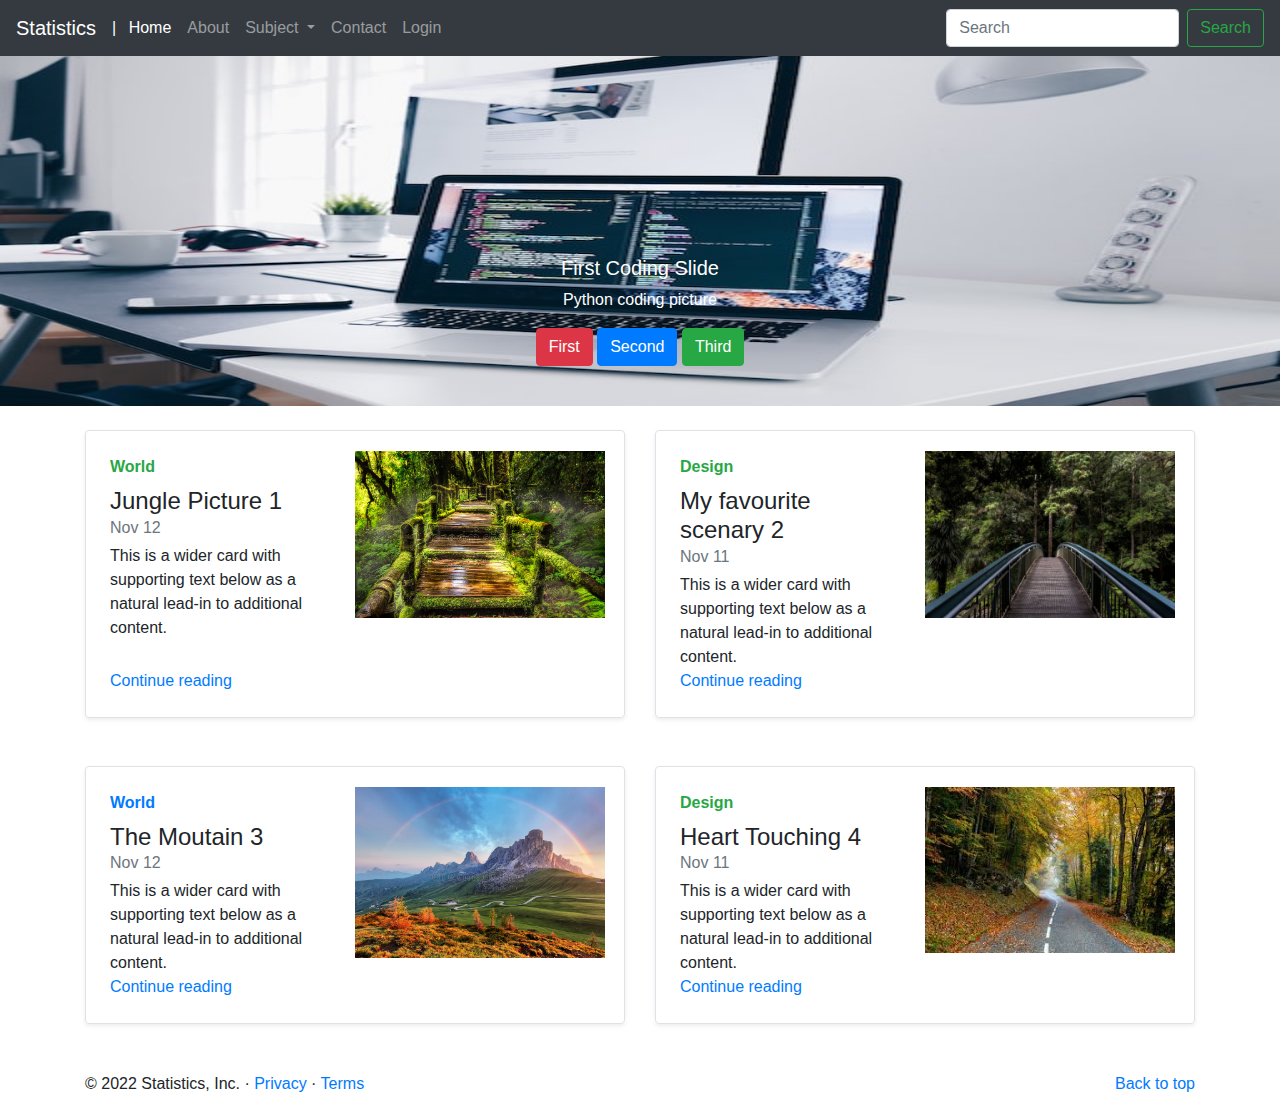
<file: index.html>
<!doctype html>
<html lang="en">

<head>
  <!-- Required meta tags -->
  <meta charset="utf-8">
  <meta name="viewport" content="width=device-width, initial-scale=1, shrink-to-fit=no">

  <!-- Bootstrap CSS -->
  <link rel="stylesheet" href="https://cdn.jsdelivr.net/npm/bootstrap@4.4.1/dist/css/bootstrap.min.css"
    integrity="sha384-Vkoo8x4CGsO3+Hhxv8T/Q5PaXtkKtu6ug5TOeNV6gBiFeWPGFN9MuhOf23Q9Ifjh" crossorigin="anonymous">
  <title>My_First_Bootstrap_Project</title>
</head>

<body>

  <nav class="navbar navbar-expand-lg navbar-dark bg-dark">
    <a class="navbar-brand" href="#">Statistics</a>
    <button class="navbar-toggler" type="button" data-toggle="collapse" data-target="#navbarSupportedContent"
      aria-controls="navbarSupportedContent" aria-expanded="false" aria-label="Toggle navigation">
      <span class="navbar-toggler-icon"></span>
    </button>
    <div style="color:white;">|&nbsp;</div>
    <div class="collapse navbar-collapse" id="navbarSupportedContent">
      <ul class="navbar-nav mr-auto">
        <li class="nav-item active">
          <a class="nav-link" href="#">Home <span class="sr-only">(current)</span></a>
        </li>
        <li class="nav-item">
          <a class="nav-link" href="About.html">About</a>
        </li>
      

        <li class="nav-item dropdown">
          <a class="nav-link dropdown-toggle" href="#" id="navbarDropdown" role="button" data-toggle="dropdown"
            aria-haspopup="true" aria-expanded="false">
            Subject
          </a>
          <div class="dropdown-menu" aria-labelledby="navbarDropdown">
            <a class="dropdown-item" href="#">Computer Science</a>
            <a class="dropdown-item" href="#">Economics</a>
            <a class="dropdown-item" href="#">Mathematics</a>
            <a class="dropdown-item" href="Stat.html">Statistics</a>
            <div class="dropdown-divider"></div>
            <a class="dropdown-item" href="#">Other</a>
          </div>
        </li>
        <li class="nav-item">
          <a class="nav-link" href="Contact.html">Contact</a>
        </li>
        <li class="nav-item">
          <a class="nav-link" href="Login.html">Login</a>
        </li>
      </ul>
      <form class="form-inline my-2 my-lg-0">
        <input class="form-control mr-sm-2" type="search" placeholder="Search" aria-label="Search">
        <button class="btn btn-outline-success my-2 my-sm-0" type="submit">Search</button>
      </form>
    </div>
  </nav>
  <div id="carouselExampleCaptions" class="carousel slide carousel-fade" data-ride="carousel">
    <ol class="carousel-indicators">
      <li data-target="#carouselExampleCaptions" data-slide-to="0" class="active"></li>
      <li data-target="#carouselExampleCaptions" data-slide-to="1"></li>
      <li data-target="#carouselExampleCaptions" data-slide-to="2"></li>
    </ol>
    <div class="carousel-inner">
      <div class="carousel-item active">
        <img src="Images/coding1.jpg" class="d-block w-100" alt="Coding picture" height="350px">
        <div class="carousel-caption d-none d-md-block">
          <h5> First Coding Slide</h5>
          <p>Python coding picture</p>
          <button class="btn btn-danger">First</button>
          <button class="btn btn-primary">Second</button>
          <button class="btn btn-success">Third</button>
        </div>
      </div>
      <div class="carousel-item">
        <img src="Images/coding2.jpg" class="d-block w-100" alt="Water picture" height="350px">
        <div class="carousel-caption d-none d-md-block">
          <h5>Second Conding picture</h5>
          <p>This slide Java coding picture</p>
          <button class="btn btn-danger">First</button>
          <button class="btn btn-primary">Second</button>
          <button class="btn btn-success">Third</button>
        </div>
      </div>
      <div class="carousel-item">
        <img src="Images/coding3.jpg" class="d-block w-100" alt="Water picture" height="350px">
        <div class="carousel-caption d-none d-md-block">
          <h5>Third Coding picture</h5>
          <p>This React coding picture</p>
          <button class="btn btn-danger">First</button>
          <button class="btn btn-primary">Second</button>
          <button class="btn btn-success">Third</button>
        </div>
      </div>
    </div>
    <div class="container my-4">
      <div class="row mb-0">
        <div class="col-md-6 col-sm-6 col-xs-12 d-flex flex-wrap">
          <div class="row border rounded no-gutters mb-4 shadow-sm h-md-250 position-static">
            <div class="col p-4 d-flex flex-column position-static">
              <strong class="d-inline-block mb-2 text-success">World</strong>
              <h4 class="mb-0">Jungle Picture 1</h4>
              <div class="mb-1 text-muted">Nov 12</div>
              <p class="card-text mb-auto">This is a wider card with supporting text below as a natural lead-in to
                additional content.</p>
              <a href="#" class="stretched-link">Continue reading</a>
            </div>
            <div class="col-auto col-lg-6 col-md-6 col-sm-6 col-xs-12">
              <img class="img-fluid" style="margin-top: 20px;" width="250px;" height="300px;" src="Images/Nature1.jpg" alt="">
            </div>
          </div>
        </div>
        <div class="col-md-6 col-sm-6 col-xs-12 d-flex flex-wrap">
          <div class="row no-gutters border rounded flex-md-row flex-sm-row mb-4 shadow-sm h-md-250 position-relative">
            <div class="col p-4 d-flex flex-column position-static">
              <strong class="d-inline-block mb-2 text-success">Design</strong>
              <h4 class="mb-0">My favourite scenary 2</h4>
              <div class="mb-1 text-muted">Nov 11</div>
              <p class="mb-auto">This is a wider card with supporting text below as a natural lead-in to additional
                content.</p>
              <a href="#" class="stretched-link">Continue reading</a>
            </div>
            <div class="col-auto col-lg-6 col-md-6 col-sm-6 col-xs-12">
              <img class="img-fluid" style="margin-top:20px;" src="Images/Thumb1.jpg" width="250" height="250" alt="">
            </div>
          </div>
        </div>
      </div>
    </div>
    <div class="container my-4">
      <div class="row mb-2">
        <div class="col-lg-6 col-md-6 col-sm-6 col-xs-12 d-flex flex-wrap">
          <div class="row no-gutters border rounded overflow-hidden flex-md-row mb-4 shadow-sm h-md-250 position-relative">
            <div class="col p-4 d-flex flex-column position-static">
              <strong class="d-inline-block mb-2 text-primary">World</strong>
              <h4 class="mb-0">The Moutain 3</h4>
              <div class="mb-1 text-muted">Nov 12</div>
              <p class="card-text mb-auto">This is a wider card with supporting text below as a natural lead-in to
                additional content.</p>
              <a href="#" class="stretched-link">Continue reading</a>
            </div>
            <div class="col-auto col-lg-6 col-md-6 col-sm-6 col-xs-12">
              <img class="img-fluid" style="margin-top:20px;" src="Images/nature4.jpg" width="250" height="200" alt="">
            </div>
          </div>
        </div>
        <div class="col-lg-6 col-md-6 col-sm-6 col-xs-12 d-flex flex-wrap">
          <div class="row no-gutters border rounded overflow-hidden flex-md-row mb-4 shadow-sm h-md-250 position-relative">
            <div class="col p-4 d-flex flex-column position-static">
              <strong class="d-inline-block mb-2 text-success">Design</strong>
              <h4 class="mb-0">Heart Touching 4</h4>
              <div class="mb-1 text-muted">Nov 11</div>
              <p class="mb-auto">This is a wider card with supporting text below as a natural lead-in to additional 
                content.</p>
              <a href="#" class="stretched-link">Continue reading</a>
            </div>
            <div class="col-auto col-lg-6 col-md-6 col-sm-6 col-xs-12">
              <img class="img-fluid" style="margin-top:20px;" src="Images/Nauture2.jpg" width="250" height="200" alt="">
            </div>
          </div>
        </div>
      </div>
    </div>

    <a class="carousel-control-prev" href="#carouselExampleCaptions" role="button" data-slide="prev">
      <span class="carousel-control-prev-icon" aria-hidden="true"></span>
      <span class="sr-only">Previous</span>
    </a>
    <a class="carousel-control-next" href="#carouselExampleCaptions" role="button" data-slide="next">
      <span class="carousel-control-next-icon" aria-hidden="true"></span>
      <span class="sr-only">Next</span>
    </a>
  </div>
  <footer class="container">
    <p class="float-right"><a href="#">Back to top</a></p>
    <p>© 2022 Statistics, Inc. · <a href="#">Privacy</a> · <a href="#">Terms</a></p>
  </footer>

  <!-- Optional JavaScript -->
  <!-- jQuery first, then Popper.js, then Bootstrap JS -->
  <script src="https://code.jquery.com/jquery-3.4.1.slim.min.js"
    integrity="sha384-J6qa4849blE2+poT4WnyKhv5vZF5SrPo0iEjwBvKU7imGFAV0wwj1yYfoRSJoZ+n"
    crossorigin="anonymous"></script>
  <script src="https://cdn.jsdelivr.net/npm/popper.js@1.16.0/dist/umd/popper.min.js"
    integrity="sha384-Q6E9RHvbIyZFJoft+2mJbHaEWldlvI9IOYy5n3zV9zzTtmI3UksdQRVvoxMfooAo"
    crossorigin="anonymous"></script>
  <script src="https://cdn.jsdelivr.net/npm/bootstrap@4.4.1/dist/js/bootstrap.min.js"
    integrity="sha384-wfSDF2E50Y2D1uUdj0O3uMBJnjuUD4Ih7YwaYd1iqfktj0Uod8GCExl3Og8ifwB6"
    crossorigin="anonymous"></script>


</body>

</html>
</file>
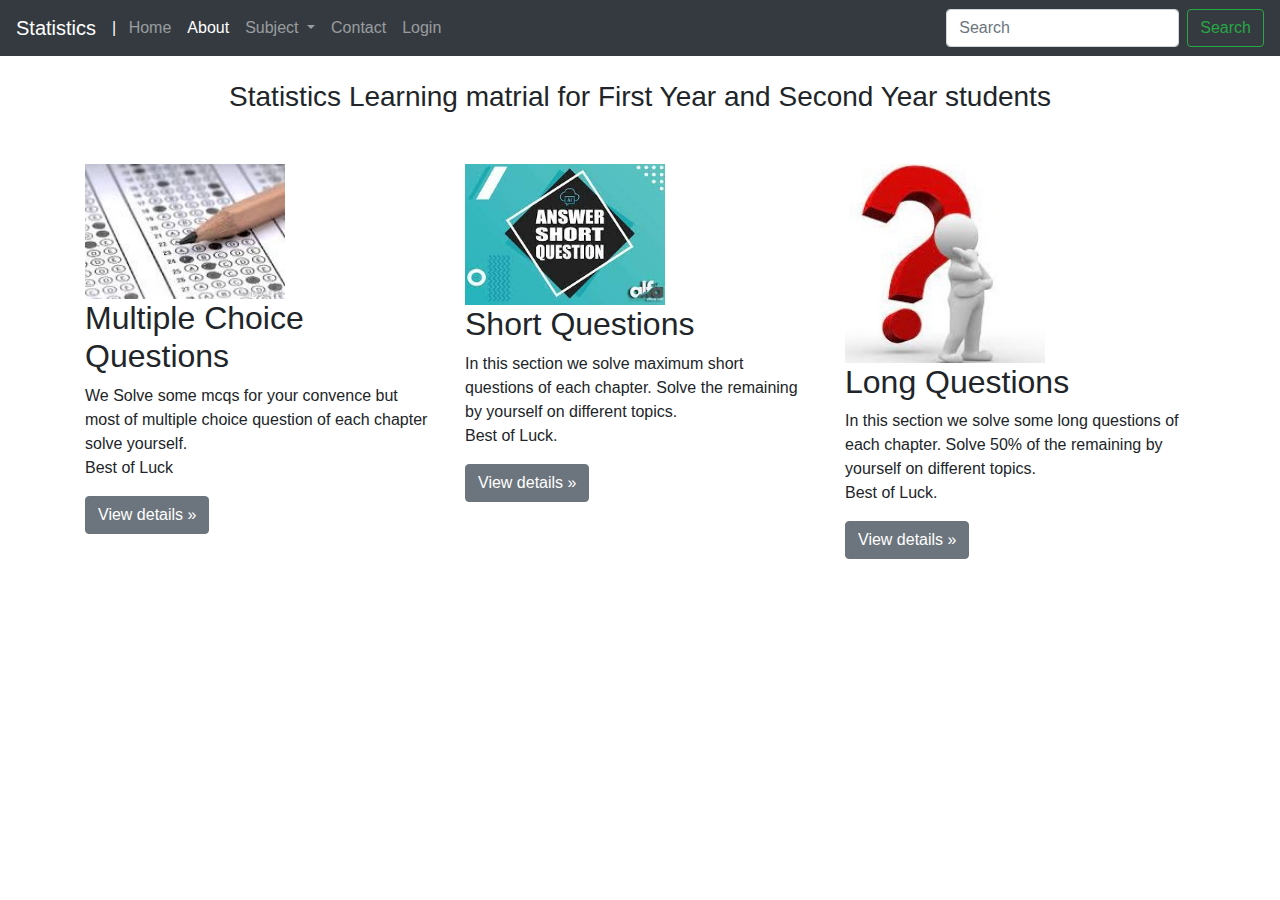
<file: About.html>
<!doctype html>
<html lang="en">

<head>
    <!-- Required meta tags -->
    <meta charset="utf-8">
    <meta name="viewport" content="width=device-width, initial-scale=1, shrink-to-fit=no">

    <!-- Bootstrap CSS -->
    <link rel="stylesheet" href="https://cdn.jsdelivr.net/npm/bootstrap@4.4.1/dist/css/bootstrap.min.css"
        integrity="sha384-Vkoo8x4CGsO3+Hhxv8T/Q5PaXtkKtu6ug5TOeNV6gBiFeWPGFN9MuhOf23Q9Ifjh" crossorigin="anonymous">
    <title>My_First_Bootstrap_Project</title>
</head>

<body>

    <nav class="navbar navbar-expand-lg navbar-dark bg-dark">
        <a class="navbar-brand" href="#">Statistics</a>
        <button class="navbar-toggler" type="button" data-toggle="collapse" data-target="#navbarSupportedContent"
            aria-controls="navbarSupportedContent" aria-expanded="false" aria-label="Toggle navigation">
            <span class="navbar-toggler-icon"></span>
        </button>
        <div style="color:white;">|&nbsp;</div>
        <div class="collapse navbar-collapse" id="navbarSupportedContent">
            <ul class="navbar-nav mr-auto">
                <li class="nav-item ">
                    <a class="nav-link" href="index.html">Home <span class="sr-only">(current)</span></a>
                </li>
                <li class="nav-item active">
                    <a class="nav-link" href="#">About</a>
                </li>
                <li class="nav-item dropdown">
                    <a class="nav-link dropdown-toggle" href="#" id="navbarDropdown" role="button"
                        data-toggle="dropdown" aria-haspopup="true" aria-expanded="false">
                        Subject
                    </a>
                    <div class="dropdown-menu" aria-labelledby="navbarDropdown">
                        <a class="dropdown-item" href="#">Computer Science</a>
                        <a class="dropdown-item" href="#">Economics</a>
                        <a class="dropdown-item" href="#">Mathematics</a>
                        <a class="dropdown-item" href="#">Statistics</a>
                        <div class="dropdown-divider"></div>
                        <a class="dropdown-item" href="#">Other</a>
                    </div>
                </li>
                <li class="nav-item">
                    <a class="nav-link" href="Contact.html">Contact</a>
                </li>
                <li class="nav-item">
                    <a class="nav-link" href="Login.html">Login</a>
                </li>
            </ul>
            <form class="form-inline my-2 my-lg-0">
                <input class="form-control mr-sm-2" type="search" placeholder="Search" aria-label="Search">
                <button class="btn btn-outline-success my-2 my-sm-0" type="submit">Search</button>
            </form>
        </div>
    </nav>
    <div class="container my-4">
        <h3 style="text-align:center; margin-bottom: 50px;" >Statistics Learning matrial for First Year and Second Year students</h3>
        <div class="row d-flex">
            <div class="col-lg-4">
                <img class="img-fluid" class="bd-placeholder-img rounded-circle" width="200" height="140" src="Images/Mcqs.jpg" alt="">
                <h2>Multiple Choice Questions</h2>
                <p>We Solve some mcqs for your convence but most of multiple choice question of each chapter solve
                    yourself.<br>
                    Best of Luck
                </p>
                <p><a class="btn btn-secondary" href="#" role="button">View details »</a></p>
            </div><!-- /.col-lg-4 --> 
            <div class="col-lg-4">
                <img class="img-fluid" class="bd-placeholder-img rounded-circle" width="200" height="180" src="Images/Short_question.jpg"
                    alt="">
                <h2>Short Questions</h2>
                <p>In this section we solve maximum short questions of each chapter.
                    Solve the remaining by yourself on different topics.<br>
                    Best of Luck.
                </p>
                <p><a class="btn btn-secondary" href="#" role="button">View details »</a></p>
            </div><!-- /.col-lg-4 -->
            <div class="col-lg-4">
                <img class="img-fluid" class="bd-placeholder-img rounded-circle" width="200" height="60" src="Images/Long1.jpg" alt="Long Questions">
                <h2>Long Questions</h2>
                <p>In this section we solve some long questions of each chapter.
                    Solve 50% of the remaining by yourself on different topics.<br>Best of Luck.</p>
                <p><a class="btn btn-secondary" href="#" role="button">View details »</a></p>
            </div><!-- /.col-lg-4 -->
        </div>
    </div>

    <!-- Optional JavaScript -->
    <!-- jQuery first, then Popper.js, then Bootstrap JS -->
    <script src="https://code.jquery.com/jquery-3.4.1.slim.min.js"
        integrity="sha384-J6qa4849blE2+poT4WnyKhv5vZF5SrPo0iEjwBvKU7imGFAV0wwj1yYfoRSJoZ+n"
        crossorigin="anonymous"></script>
    <script src="https://cdn.jsdelivr.net/npm/popper.js@1.16.0/dist/umd/popper.min.js"
        integrity="sha384-Q6E9RHvbIyZFJoft+2mJbHaEWldlvI9IOYy5n3zV9zzTtmI3UksdQRVvoxMfooAo"
        crossorigin="anonymous"></script>
    <script src="https://cdn.jsdelivr.net/npm/bootstrap@4.4.1/dist/js/bootstrap.min.js"
        integrity="sha384-wfSDF2E50Y2D1uUdj0O3uMBJnjuUD4Ih7YwaYd1iqfktj0Uod8GCExl3Og8ifwB6"
        crossorigin="anonymous"></script>
</body>

</html>
</file>
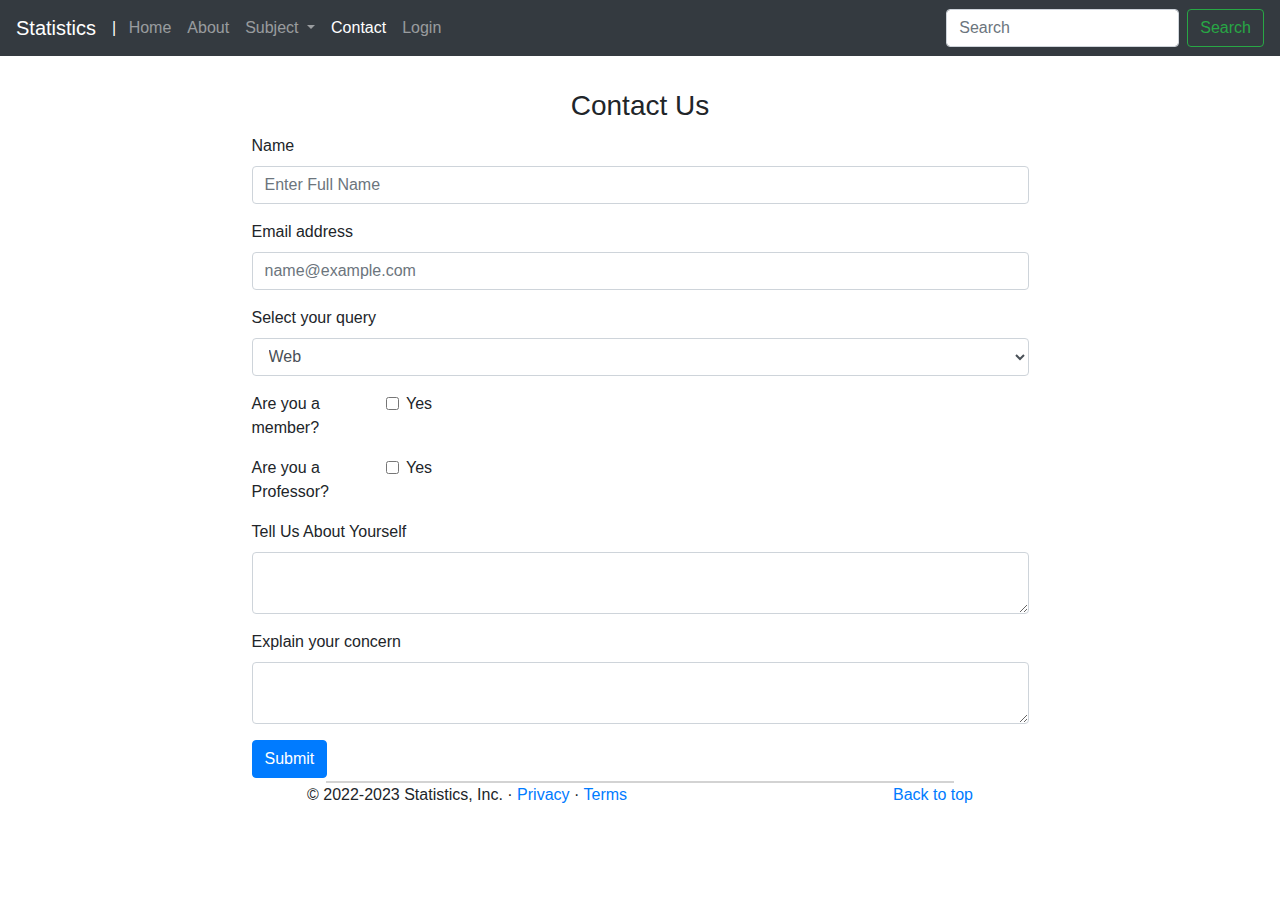
<file: Contact.html>
<!doctype html>
<html lang="en">

<head>
    <!-- Required meta tags -->
    <meta charset="utf-8">
    <meta name="viewport" content="width=device-width, initial-scale=1, shrink-to-fit=no">

    <!-- Bootstrap CSS -->
    <link rel="stylesheet" href="https://cdn.jsdelivr.net/npm/bootstrap@4.4.1/dist/css/bootstrap.min.css"
        integrity="sha384-Vkoo8x4CGsO3+Hhxv8T/Q5PaXtkKtu6ug5TOeNV6gBiFeWPGFN9MuhOf23Q9Ifjh" crossorigin="anonymous">
    <title>My_First_Bootstrap_Project</title>
</head>

<body>

    <nav class="navbar navbar-expand-lg navbar-dark bg-dark">
        <a class="navbar-brand" href="#">Statistics</a>
        <button class="navbar-toggler" type="button" data-toggle="collapse" data-target="#navbarSupportedContent"
            aria-controls="navbarSupportedContent" aria-expanded="false" aria-label="Toggle navigation">
            <span class="navbar-toggler-icon"></span>
        </button>
        <div style="color:white;">|&nbsp;</div>
        <div class="collapse navbar-collapse" id="navbarSupportedContent">
            <ul class="navbar-nav mr-auto">
                <li class="nav-item ">
                    <a class="nav-link" href="index.html">Home <span class="sr-only">(current)</span></a>
                </li>
                <li class="nav-item">
                    <a class="nav-link" href="About.html">About</a>
                </li>
                <li class="nav-item dropdown">
                    <a class="nav-link dropdown-toggle" href="#" id="navbarDropdown" role="button"
                        data-toggle="dropdown" aria-haspopup="true" aria-expanded="false">
                        Subject
                    </a>
                    <div class="dropdown-menu" aria-labelledby="navbarDropdown">
                        <a class="dropdown-item" href="#">Computer Science</a>
                        <a class="dropdown-item" href="#">Economics</a>
                        <a class="dropdown-item" href="#">Mathematics</a>
                        <a class="dropdown-item" href="#">Statistics</a>
                        <div class="dropdown-divider"></div>
                        <a class="dropdown-item" href="#">Other</a>
                    </div>
                </li>
                <li class="nav-item active">
                    <a class="nav-link" href="index.html">Contact</a>
                </li>
                <li class="nav-item">
                    <a class="nav-link" href="Login.html">Login</a>
                </li>
            </ul>
            <form class="form-inline my-2 my-lg-0">
                <input class="form-control mr-sm-2" type="search" placeholder="Search" aria-label="Search">
                <button class="btn btn-outline-success my-2 my-sm-0" type="submit">Search</button>
            </form>
        </div>
    </nav>
    <div class="container my-6">
        <h3 style="text-align:center; margin: 3% 20% 1% 20%;">Contact Us</h3>
        <form style="margin:0 15% 0 15%;">
            <div class="form-group">
                <label for="exampleFormControlInput1">Name</label>
                <input type="email" class="form-control" id="exampleFormControlInput1" placeholder="Enter Full Name">
            </div>
            <div class="form-group">
                <label for="exampleFormControlInput2">Email address</label>
                <input type="email" class="form-control" id="exampleFormControlInput2" placeholder="name@example.com">
            </div>
            <div class="form-group">
                <label for="exampleFormControlSelect3">Select your query</label>
                <select class="form-control" id="exampleFormControlSelect3">
                    <option>Web</option>
                    <option>Python</option>
                    <option>React</option>
                    <option>Other</option>
                </select>
            </div>
            <div class="form-group row">
                <div class="col-sm-2">Are you a member?</div>
                <div class="col-sm-10">
                    <div class="form-check">
                        <input class="form-check-input" type="checkbox" id="gridCheck1">
                        <label class="form-check-label" for="gridCheck1">
                            Yes
                        </label>
                    </div>
                </div>
            </div>
            <div class="form-group row">
                <div class="col-sm-2">Are you a Professor?</div>
                <div class="col-sm-10">
                    <div class="form-check">
                        <input class="form-check-input" type="checkbox" id="gridCheck2">
                        <label class="form-check-label" for="gridCheck2">
                            Yes
                        </label>
                    </div>
                </div>
            </div>
            <div class="form-group">
                <label for="exampleFormControlTextarea1">Tell Us About Yourself</label>
                <textarea class="form-control" id="exampleFormControlTextarea1" rows="2"></textarea>
            </div>
            <div class="form-group">
                <label for="exampleFormControlTextarea2">Explain your concern</label>
                <textarea class="form-control" id="exampleFormControlTextarea2" rows="2"></textarea>
            </div>
            <button class="btn btn-primary">Submit</button>
        </form>
    </div>
    </div>
    <hr style="border:1px solid lightgray; margin:0.2% 25.5% 0 25.5%;">
    <footer class="container">
        <p class="float-right" style="margin:0 20% 0 20%;"><a href="#">Back to top</a></p>
        <p style="margin:0 20% 0 20%;">© 2022-2023 Statistics, Inc. · <a href="#">Privacy</a> · <a href="#">Terms</a></p>
    </footer>

    <!-- Optional JavaScript -->
    <!-- jQuery first, then Popper.js, then Bootstrap JS -->
    <script src="https://code.jquery.com/jquery-3.4.1.slim.min.js"
        integrity="sha384-J6qa4849blE2+poT4WnyKhv5vZF5SrPo0iEjwBvKU7imGFAV0wwj1yYfoRSJoZ+n"
        crossorigin="anonymous"></script>
    <script src="https://cdn.jsdelivr.net/npm/popper.js@1.16.0/dist/umd/popper.min.js"
        integrity="sha384-Q6E9RHvbIyZFJoft+2mJbHaEWldlvI9IOYy5n3zV9zzTtmI3UksdQRVvoxMfooAo"
        crossorigin="anonymous"></script>
    <script src="https://cdn.jsdelivr.net/npm/bootstrap@4.4.1/dist/js/bootstrap.min.js"
        integrity="sha384-wfSDF2E50Y2D1uUdj0O3uMBJnjuUD4Ih7YwaYd1iqfktj0Uod8GCExl3Og8ifwB6"
        crossorigin="anonymous"></script>
</body>

</html>
</file>
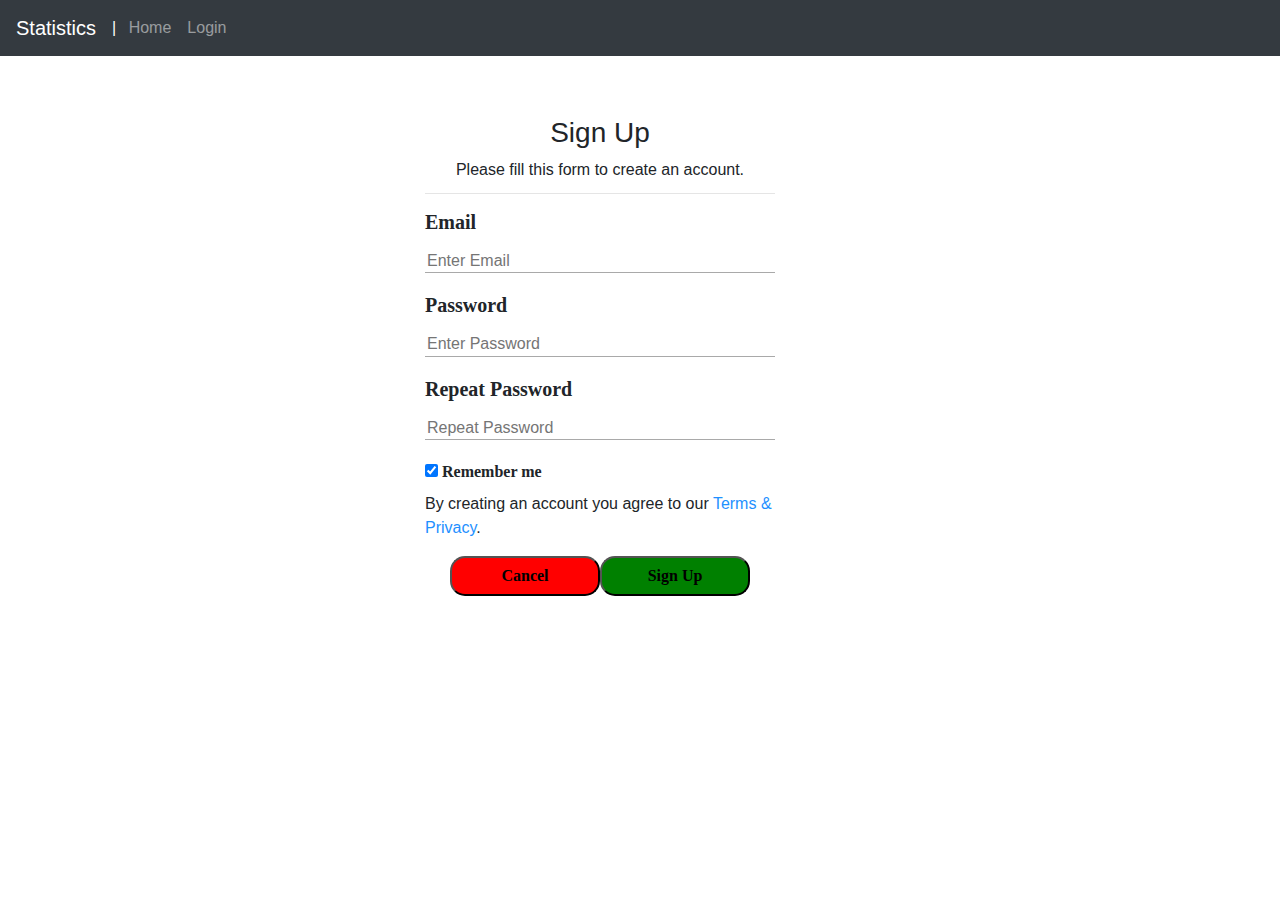
<file: SignUp.html>
<!doctype html>
<html lang="en">

<head>
    <!-- Required meta tags -->
    <meta charset="utf-8">
    <meta name="viewport" content="width=device-width, initial-scale=1, shrink-to-fit=no">

    <!-- Bootstrap CSS -->
    <link rel="stylesheet" href="https://cdn.jsdelivr.net/npm/bootstrap@4.4.1/dist/css/bootstrap.min.css"
        integrity="sha384-Vkoo8x4CGsO3+Hhxv8T/Q5PaXtkKtu6ug5TOeNV6gBiFeWPGFN9MuhOf23Q9Ifjh" crossorigin="anonymous">
    <title>My_First_Bootstrap_Project</title>
</head>

<body>
    <nav class="navbar navbar-expand-lg navbar-dark bg-dark">
        <a class="navbar-brand" href="#">Statistics</a>
        <button class="navbar-toggler" type="button" data-toggle="collapse" data-target="#navbarSupportedContent"
            aria-controls="navbarSupportedContent" aria-expanded="false" aria-label="Toggle navigation">
            <span class="navbar-toggler-icon"></span>
        </button>
        <div style="color:white;">|&nbsp;</div>
        <div class="collapse navbar-collapse" id="navbarSupportedContent">
            <ul class="navbar-nav mr-auto">
                <li class="nav-item ">
                    <a class="nav-link" href="index.html">Home <span class="sr-only">(current)</span></a>
                </li>
                <li class="nav-item">
                    <a class="nav-link" href="Login.html">Login</a>
                </li>
            </ul>
        </div>
    </nav>
    <style>
        /* Full-width input fields */
        .main {
            display: flex;
            justify-content: center;
            height: 550px;
            width: 100%;
        }
        .container {
            display: flex;
            width: 380px;
            height: 530px;
            margin-top: 10px;
            margin-right: 80px;
            flex-direction: column;
            border: 0px solid black;
        }

        .container1 {
            display: flex;
            flex-direction: row;
            justify-content: center;
        }

        .container input[type="text"], input[type="password"] 
        {
            border: none;
            width: 350px;
            border-bottom: 1px solid darkgrey;
            margin-bottom: 20px;
            background: transparent;
            outline:none;
            height: 30px;
            
        }

        .container h5, label {
            font-family: 'Times New Roman', Times, serif;
            font-weight: bold;
            
        }
        container h3{
            font-family: 'Times New Roman', Times, serif;
            font-weight: bold;
        }
        
        .container1 button{
            width: 150px;
            height: 40px;
            font-family: 'Times New Roman', Times, serif;
            font-weight: bold;
            border-radius: 15px;
        }
    
    </style>
    <div class="main">
        <form action="/action_page.php">
            <div class="container">
                <h3 style="margin-top:50px; text-align: center; ">Sign Up</h3>
                <p style="text-align:center;">Please fill this form to create an account.</p>
                <hr style="width:100%;text-align:left;margin-top:-5px;">
                <label class="item" for="email">
                    <h5>Email</h5>
                </label>
                <input class="item" id="email" type="text" placeholder="Enter Email" name="email" required>

                <label class="item" for="psw">
                    <h5>Password</h5>
                </label>
                <input class="item" id="psw" type="password" placeholder="Enter Password" name="psw" required>

                <label for="psw-repeat" class="item">
                    <h5>Repeat Password</h5>
                </label>
                <input class="item" id="psw-repeat" type="password" placeholder="Repeat Password" name="psw-repeat"
                    required>

                <label>
                    <input type="checkbox" checked="checked" name="remember">  Remember me
                </label>

                <p>By creating an account you agree to our <a href="#" style="color:dodgerblue">Terms & Privacy</a>.</p>
                <div class="container1">
                    <button type="button" style="background-color:red;">Cancel</button>
                    <button type="submit" style="background-color:green">Sign Up</button>
                </div>
            </div>
        </form>
    </div>
    <!-- Optional JavaScript -->
    <!-- jQuery first, then Popper.js, then Bootstrap JS -->
    <script src="https://code.jquery.com/jquery-3.4.1.slim.min.js"
        integrity="sha384-J6qa4849blE2+poT4WnyKhv5vZF5SrPo0iEjwBvKU7imGFAV0wwj1yYfoRSJoZ+n"
        crossorigin="anonymous"></script>
    <script src="https://cdn.jsdelivr.net/npm/popper.js@1.16.0/dist/umd/popper.min.js"
        integrity="sha384-Q6E9RHvbIyZFJoft+2mJbHaEWldlvI9IOYy5n3zV9zzTtmI3UksdQRVvoxMfooAo"
        crossorigin="anonymous"></script>
    <script src="https://cdn.jsdelivr.net/npm/bootstrap@4.4.1/dist/js/bootstrap.min.js"
        integrity="sha384-wfSDF2E50Y2D1uUdj0O3uMBJnjuUD4Ih7YwaYd1iqfktj0Uod8GCExl3Og8ifwB6"
        crossorigin="anonymous"></script>
</body>

</html>
</file>
